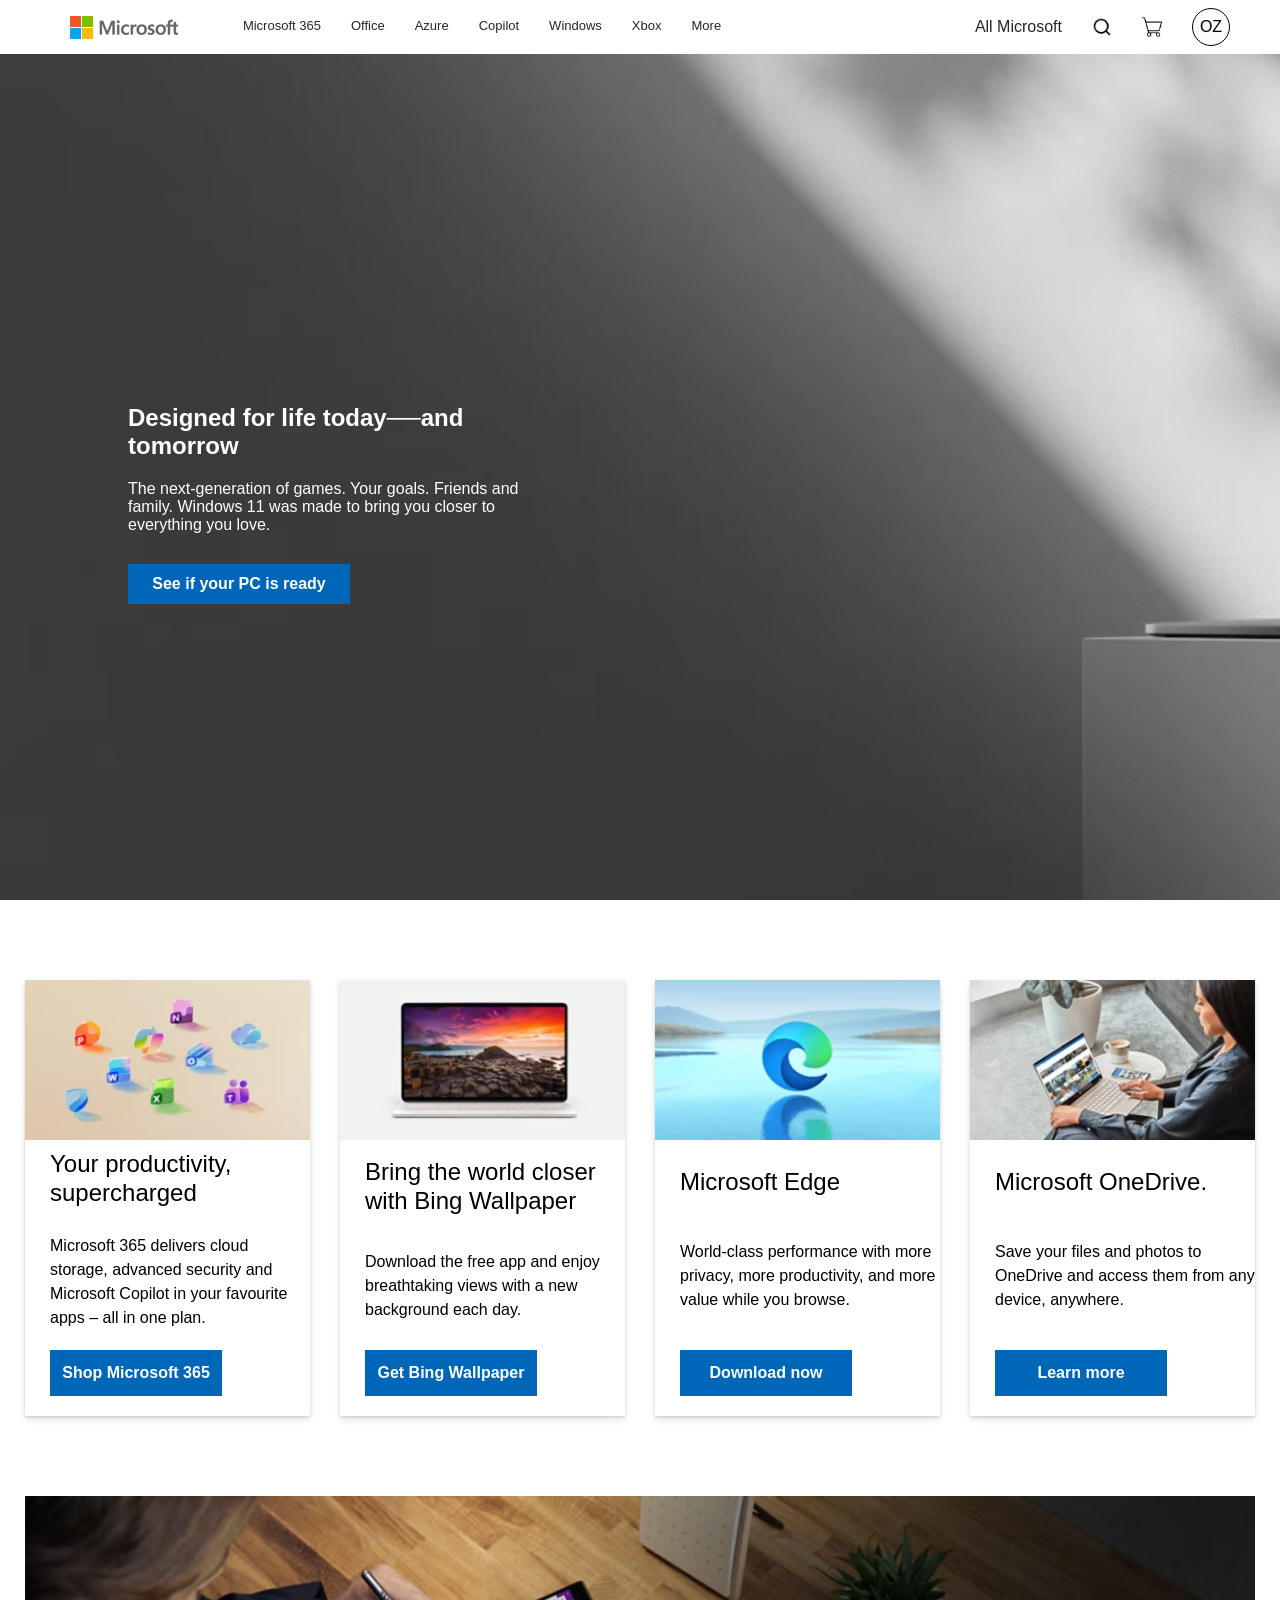
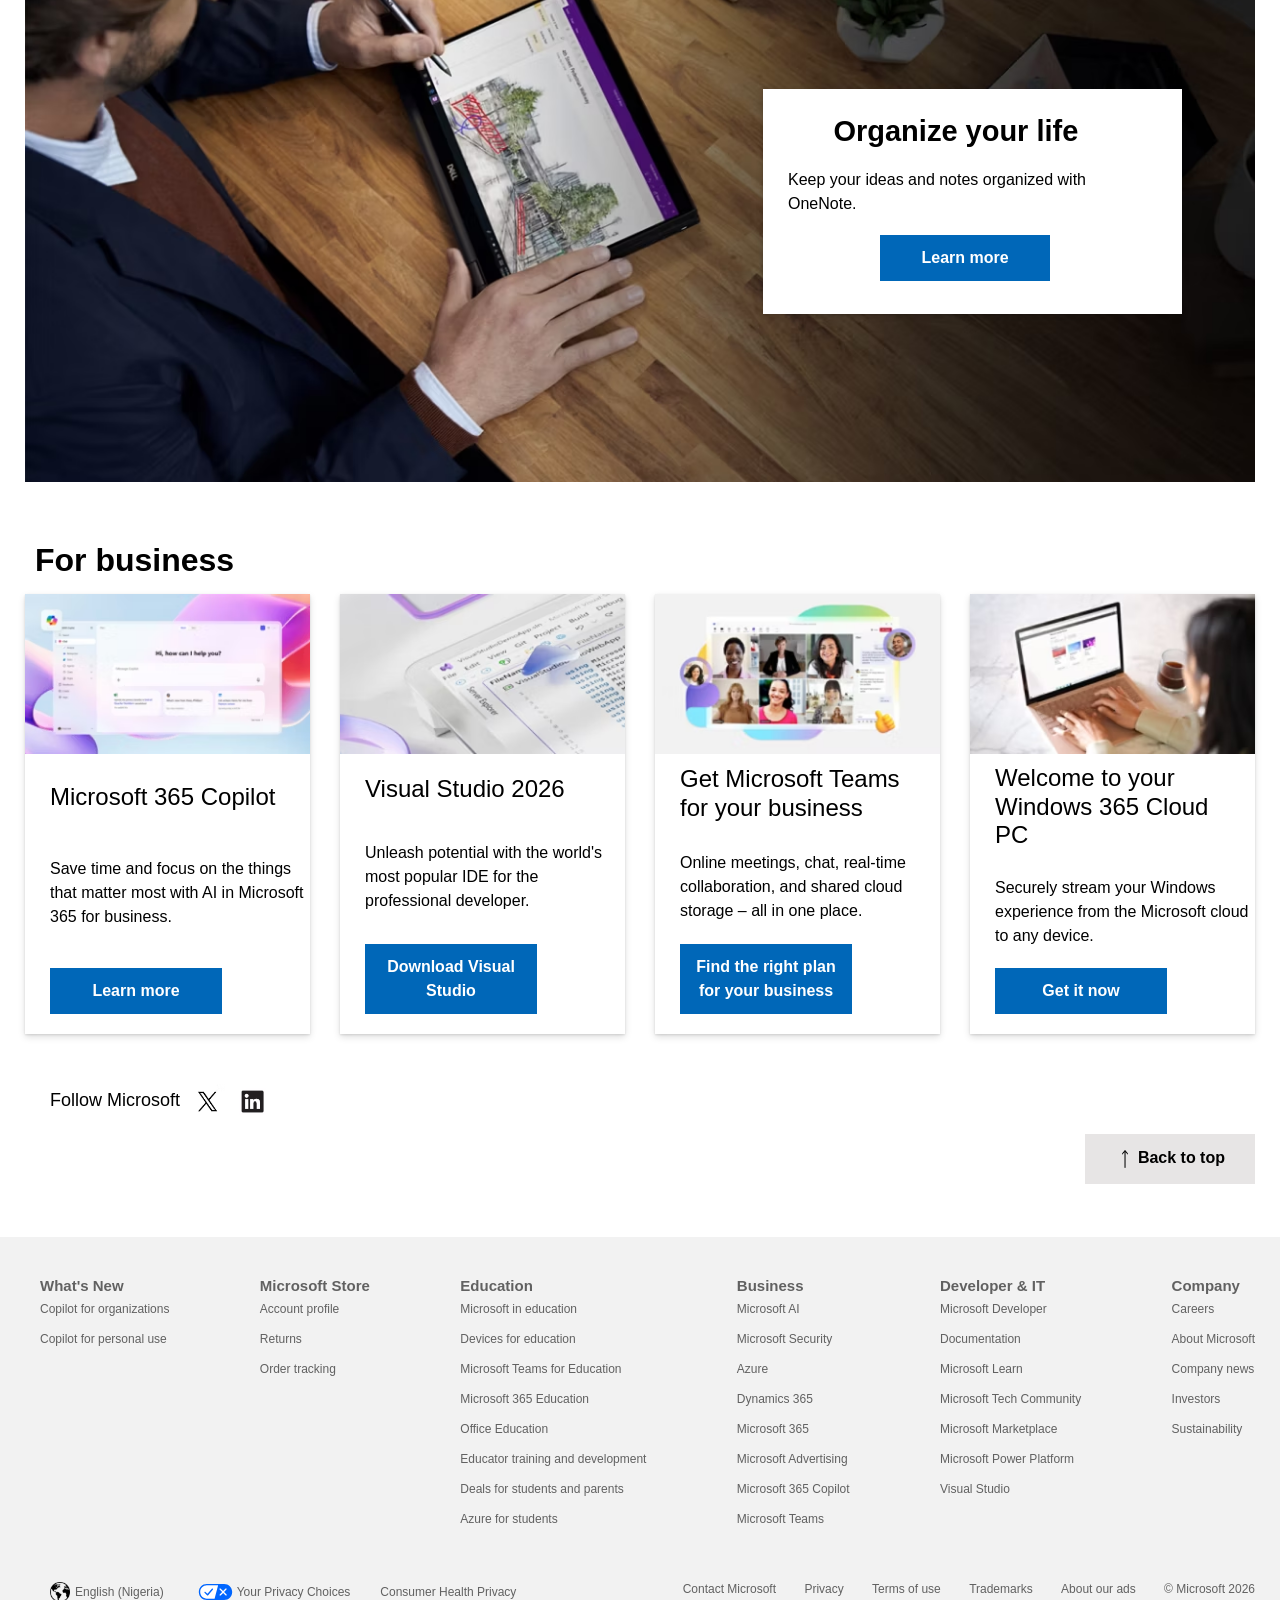
<file: index.html>
<!DOCTYPE html>
<html lang="en">

<head>
    <meta charset="utf-8" />
    <title id="Tm">Microsoft-Project</title>
    <link rel="stylesheet" href=micro.css>
    <meta name="viewport" content="width=device-width, initial-scale=1.0">
</head>

<body>
    <div id="hero-section">
        <div id="section-container">
            <section id="lhs">
                <div id="micro_png">
                    <img src="images/microsoft-logo.png" />
                    <span>Microsoft</span>
                </div>
                <div />
                <ul id="lhs-list">
                    <li><a class="lhs-list-a" href="#">Microsoft 365</a></li>
                    <li><a class="lhs-list-a" href="#">Office</a></li>
                    <li><a class="lhs-list-a" href="#">Azure</a></li>
                    <li><a class="lhs-list-a" href="#">Copilot</a></li>
                    <li><a class="lhs-list-a" href="#">Windows</a></li>
                    <li><a class="lhs-list-a" href="#">Xbox</a></li>
                    <li><a class="lhs-list-a" href="#">More</a></li>
                </ul>

            </section>

            <section id="rhs">
                <div id="r-list">
                    <div id="nav">
                        <a href="#" class="rhs-list-a" id="toggle">
                            <h9>All Microsoft</h9>

                        </a>
                    </div>

                    <div id="child">
                        <div id="roles-container">
                            <div class="roles">
                                <p class="paragraph">Software</p>
                                <ul class="roles-ul">
                                    <li class="roles-ul-li-1">Windows Apps</li>
                                    <li class="roles-ul-li-1">OneDrive</li>
                                    <li class="roles-ul-li-1">Outlook</li>
                                    <li class="roles-ul-li-1">Moving from Skype to Teams</li>
                                    <li class="roles-ul-li-1"> OneNote</li>
                                    <li class="roles-ul-li-1">Microsoft Teams</li>

                                </ul>
                            </div>


                            <div class=" roles">
                                <p class="paragraph">PCs & Devices</p>
                                <ul class="roles-ul">
                                    <li class="roles-ul-li-2">Accessories</li>
                                </ul>
                            </div>



                            <div class=" roles">
                                <p class="paragraph">Entertainment</p>
                            </div>

                            <div class="roles">
                                <p class="paragraph">Business</p>
                                <ul class="roles-ul">
                                    <li class="roles-ul-li-3"> Microsoft AI </li>
                                    <li class="roles-ul-li-3"> Microsoft Security </li>
                                    <li class="roles-ul-li-3"> Azure </li>
                                    <li class="roles-ul-li-3"> Dynamics 365 </li>
                                    <li class="roles-ul-li-3"> Microsoft 365 for business</li>
                                    <li class="roles-ul-li-3"> Microsoft Power Platform </li>
                                    <li class="roles-ul-li-3">Windows 365</li>
                                    <li class="roles-ul-li-3">DIgital Sovereignty</li>
                                </ul>
                            </div>

                            <div class=" roles">
                                <p class="paragraph">Developer & IT</p>
                                <ul class="roles-ul">
                                    <li class="roles-ul-li-4">Microsoft Developer</li>
                                    <li class="roles-ul-li-4">Microsoft Learn</li>
                                    <li class="roles-ul-li-4">Support for AI</li>
                                    <li class="roles-ul-li-4">marketplace apps</li>
                                    <li class="roles-ul-li-4">Microsoft Tech Community</li>
                                    <li class="roles-ul-li-4">Microsoft Marketplace</li>
                                    <li class="roles-ul-li-4">Software companies</li>
                                    <li class="roles-ul-li-4">Visual Studio</li>
                                </ul>
                            </div>

                            <div class=" roles">
                                <p class="paragraph">Other</p>
                                <ul class="roles-ul">
                                    <li class="roles-ul-li-5">Free downloads & security</li>
                                    <li class="roles-ul-li-5">Education</li>
                                    <li class="roles-ul-li-5">Gift cards</li>
                                </ul>
                            </div>

                        </div>
                        <div id="roles-footer">View Sitemap</div>
                    </div>
                </div>
                <img class="icon" src="images\search.png">
                <img class="icon" src="images\shopping-cart.png">

                <div id="profile">OZ</div>

            </section>


        </div>

        <section id="header-mobile">

            <div id="l-list-mobile">

                <div id="toggle-mobile">
                    <div id="menu-btn">
                        <span></span>
                        <span></span>
                        <span></span>
                    </div>
                </div>

                <div id="child-mobile">
                    <div id="roles-container-mobile">
                        <ul class="roles-ul">
                            <li class="roles-ul-li-mobile">Microsoft 365</li>
                            <li class="roles-ul-li-mobile">Office</li>
                            <li class="roles-ul-li-mobile">Azure</li>
                            <li class="roles-ul-li-mobile">Copilot</li>
                            <li class="roles-ul-li-mobile">Windows</li>
                            <li class="roles-ul-li-mobile">Xbox</li>
                            <li class="roles-ul-li-mobile">Support</li>



                            <li class="chevron-menu">

                                <div class="chevron-toggle">

                                    <span>Software</span>

                                    <svg class="chevron" xmlns="http://www.w3.org/2000/svg" width="23" height="30"
                                        viewBox="0 0 24 24" fill="none" stroke="#607d8b" stroke-width="1"
                                        stroke-linecap="round" stroke-linejoin="round">
                                        <path d="M6 9l6 6l6 -6" />

                                    </svg>
                                </div>

                                <div class="chevron-child">

                                    <ul>

                                        <li>Windows Apps</li>
                                        <li>OneDrive</li>
                                        <li>Outlook</li>
                                        <li>Moving from Skype to Teams</li>
                                        <li>OneNote</li>
                                        <li>Microsoft Teams</li>

                                    </ul>

                                </div>

                            </li>

                            <li class="chevron-menu">

                                <div class="chevron-toggle">

                                    <span>PCs & Devices</span>

                                    <svg class="chevron" xmlns="http://www.w3.org/2000/svg" width="23" height="30"
                                        viewBox="0 0 24 24" fill="none" stroke="#607d8b" stroke-width="1"
                                        stroke-linecap="round" stroke-linejoin="round">

                                        <path d="M6 9l6 6l6 -6" />

                                    </svg>

                                </div>

                                <div class="chevron-child">

                                    <ul>

                                        <li>Accessories</li>

                                    </ul>

                                </div>

                            </li>
                            <li class="chevron-menu">

                                <div class="chevron-toggle">

                                    <span>Entertainment</span>

                                    <svg class="chevron" xmlns="http://www.w3.org/2000/svg" width="23" height="30"
                                        viewBox="0 0 24 24" fill="none" stroke="#607d8b" stroke-width="1"
                                        stroke-linecap="round" stroke-linejoin="round">
                                        <path d="M6 9l6 6l6 -6" />

                                    </svg>
                                </div>

                                <div class="chevron-child">

                                    <ul>
                                        <li></li>
                                    </ul>

                                </div>

                            </li>

                            <li class="chevron-menu">

                                <div class="chevron-toggle">

                                    <span>Business</span>

                                    <svg class="chevron" xmlns="http://www.w3.org/2000/svg" width="23" height="30"
                                        viewBox="0 0 24 24" fill="none" stroke="#607d8b" stroke-width="1"
                                        stroke-linecap="round" stroke-linejoin="round">

                                        <path d="M6 9l6 6l6 -6" />

                                    </svg>

                                </div>

                                <div class="chevron-child">

                                    <ul>
                                        <li>Microsoft AI</li>
                                        <li>Microsoft Security</li>
                                        <li>Azure</li>
                                        <li>Dynamics 365</li>
                                        <li>Microsoft 365 for business</li>
                                        <li>Microsoft Power Platform</li>
                                        <li>Windows 365</li>
                                        <li>Digital Sovereignty</li>
                                    </ul>

                                </div>

                            </li>
                            <li class="chevron-menu">

                                <div class="chevron-toggle">

                                    <span>Developer & IT</span>

                                    <svg class="chevron" xmlns="http://www.w3.org/2000/svg" width="23" height="30"
                                        viewBox="0 0 24 24" fill="none" stroke="#607d8b" stroke-width="1"
                                        stroke-linecap="round" stroke-linejoin="round">
                                        <path d="M6 9l6 6l6 -6" />

                                    </svg>
                                </div>

                                <div class="chevron-child">

                                    <ul>

                                        <li> Microsoft Developer</li>
                                        <li>Microsoft Learn</li>
                                        <li>Support for AI marketplace apps</li>
                                        <li>Microsoft Tech Community</li>
                                        <li>Microsoft Marketplace</li>
                                        <li>Software companies</li>
                                        <li>Visual Studio</li>
                                    </ul>

                                </div>

                            </li>

                            <li class="chevron-menu">

                                <div class="chevron-toggle">

                                    <span>Other</span>

                                    <svg class="chevron" xmlns="http://www.w3.org/2000/svg" width="23" height="30"
                                        viewBox="0 0 24 24" fill="none" stroke="#607d8b" stroke-width="1"
                                        stroke-linecap="round" stroke-linejoin="round">

                                        <path d="M6 9l6 6l6 -6" />

                                    </svg>

                                </div>

                                <div class="chevron-child">

                                    <ul>
                                        <li>Free downloads & security</li>
                                        <li>Education</li>
                                        <li>Gift cards</li>
                                    </ul>

                                </div>

                            </li>



                            <li class="roles-ul-li-mobile">View Sitemap</li>
                        </ul>

                    </div>
                </div>

                <div id="search-mobile-container">
                    <img id="search-mobile-image" src="images\search (1).png">
                </div>
            </div>



            <diV id="micro-mobile-container">
                <img id="micro-png-mobile"
                    src="images\microsoft-logo.png" />
                <!-- <span>Microsoft</span> -->
            </diV>
            <div id="r-list-mobile">
                <diV id="cart-mobile-container">
                    <img id="cart-mobile-image" src="images\shopping-cart (5).png">
                </diV>

                <diV id="profile-mobile">DB</diV>
            </div>

        </section>

        <section id="main-P">

            <div id="my-Tp">


                <h1>Designed for life today──and<br> tomorrow</h1>
            </div>
            </header>
            <div id="my-paragraph">
                <p>The next-generation of games. Your goals.
                    Friends and <br>family. Windows 11 was made
                    to bring you closer to <br>everything you love.
                </p>
            </div>

            <div id="contain">
                <p>See if your PC is ready</p>
            </div>
        </section>
    </div>
    <section id="second-mobile">


        <div id="main-Tp-mobile">
            <h2 id="component-heading-mobile">Designed for life today─and tomorrow</h2>

            </header>
            <div id="my-paragraph-mobile">
                <p>The next-generation of games. Your goals.
                    Friends and family. Windows 11 was made
                    to bring you closer to everything you love.
                </p>
            </div>

            <div id="card-button-mobile">
                <p>See if your PC is ready</p>
            </div>
        </div>
    </section>
    <div id="hero-mobile">


        <div id="third-mobile">
            <div class="microsoft-card-mobile">
                <img src="images\Content-Card-M365-Icon-Bounce-Premium.avif ">
                <h3 class="component-heading-mobile">
                    Your productivity, supercharged
                </h3>
                <div class="card-body-mobile">
                    Microsoft 365 delivers cloud storage, advanced security and Microsoft Copilot in your favourite apps
                    –
                    all in one plan.
                </div>

                <p class="card-button-mobile">Shop Microsoft 365</p>

            </div>
            <!-- <img src="../../Downloads/Highlight-Hero-Windows11-GlobalLaunch_VP4-1399x600.avif">; -->


            <div class="microsoft-card-mobile">
                <img src="images\Content-Card-Bing-Wallpaper-Giants-Causeway.avif" />
                <h3 class="component-heading-mobile">
                    Bring the world closer with Bing Wallpaper
                </h3>
                <div class="card-body-mobile">
                    Download the free app and enjoy breathtaking views with a new background each day.
                </div>


                <p class="card-button-mobile">Get Bing Wallpaper</p>

            </div>


            <div class="microsoft-card-mobile">
                <img src="images\gldn-MSFT-CP-Edge.avif" />
                <h3 class="component-heading-mobile">
                    Microsoft Edge
                </h3>
                <div class="card-body-mobile">
                    World-class performance with more privacy, more productivity, and more value while you browse.</div>


                <p class="card-button-mobile">Download now</p>

            </div>

            <div class="microsoft-card-mobile">
                <img src="images\gldn-Soft-CP-OneDriveCampaignRefresh-2.avif" />
                <h3 class="component-heading-mobile">
                    Microsoft OneDrive.
                </h3>
                <div class="card-body-mobile">
                    Save your files and photos to OneDrive and access them from any device, anywhere.
                </div>

                <p class="card-button-mobile">Learn more</p>
            </div>

        </div>


        <section id="tab-section1">


            <div id="first-tab-section">
                <div class="microsoft-card-tab">
                    <img src="images\Content-Card-M365-Icon-Bounce-Premium.avif ">
                    <h3 class="component-heading-tab">
                        Your productivity, supercharged
                    </h3>
                    <div class="card-body-tab">
                        Microsoft 365 delivers cloud storage, advanced security and Microsoft Copilot in your favourite
                        apps
                        –
                        all in one plan.
                    </div>

                    <p class="card-button-tab">Shop Microsoft 365</p>

                </div>

                <div class="microsoft-card-tab">
                    <img
                        src="images\Content-Card-Bing-Wallpaper-Giants-Causeway.avif" />
                    <h3 class="component-heading-tab">
                        Bring the world closer with Bing Wallpaper
                    </h3>
                    <div class="card-body-tab">
                        Download the free app and enjoy breathtaking views with a new background each day.
                    </div>


                    <p class="card-button-tab">Get Bing Wallpaper</p>

                </div>
            </div>

            <div id="second-tab-section">

                <div class="microsoft-card-tab">
                    <img src="images\gldn-MSFT-CP-Edge.avif" />
                    <h3 class="component-heading-tab">
                        Microsoft Edge
                    </h3>
                    <div class="card-body-tab">
                        World-class performance with more privacy, more productivity, and more value while you browse.
                    </div>


                    <p class="card-button-tab">Download now</p>

                </div>

                <div class="microsoft-card-tab">
                    <img src="images\gldn-Soft-CP-OneDriveCampaignRefresh-2.avif" />
                    <h3 class="component-heading-tab">
                        Microsoft OneDrive.
                    </h3>
                    <div class="card-body-tab">
                        Save your files and photos to OneDrive and access them from any device, anywhere.
                    </div>

                    <p class="card-button-tab">Learn more</p>
                </div>

            </div>

            <div id="third-tab-section">
                <div id="microsoft-card-tab">
                    <img src="images\Highlight-PC-SMB-OneNote_VP4-1260x600.avif" />

                    <h1 id="component-heading-tab">
                        Ready to organize your life?
                    </h1>
                    <div id="card-body-tab">
                        Keep your ideas and notes organized with <br> OneNote.
                    </div>

                    <p id="card-button-tab">Learn more</p>
                </div>
            </div>
            <div id="fourth-tab-section">
                <h1>For business</h1>
            </div>



            <div id="fifth-tab-section">
                <div class="microsoft-card-tab">
                    <img src="images\Content-Card-Microsoft-365-Copilot-COMMR-0625.avif" />
                    <h2 class="component-heading-tab">
                        Microsoft 365 Copilot
                    </h2>
                    <div class="card-body-tab">
                        Save time and focus on the things that matter most with AI in Microsoft 365 for business.
                    </div>

                    <p class="card-button-tab">Learn more</p>

                </div>

                <div class="microsoft-card-tab">
                    <img src="images\Content-Card-Visual-Studio-2026-Screen-Closeup.avif" />
                    <h2 class="component-heading-tab">
                        Visual Studio 2026
                    </h2>
                    <div class="card-body-tab">
                        Unleash potential with the world's most popular IDE for the professional developer.
                    </div>
                    <p class="card-button-tab">Download Visual Studio</p>

                </div>
            </div>
            <div id="sixth-tab-section">
                <div class="microsoft-card-tab">
                    <img src="images\Content-Card-Microsoft-Teams-Commercial-Meeting.avif" />
                    <h2 class="component-heading-tab">
                        Get Microsoft Teams for your business
                    </h2>
                    <div class="card-body-tab">
                        Online meetings, chat, real-time collaboration, and shared cloud storage – all in one place.
                    </div>
                    <p class="card-button-tab">Find the right plan for your business</p>
                </div>

                <div class="microsoft-card-tab">
                    <img src="images\JIC-DPS-CP01.avif" />
                    <h2 class="component-heading-tab">
                        Welcome to your Windows 365 Cloud PC</h2>
                    <div class="card-body-tab">
                        Securely stream your Windows experience from the Microsoft cloud to any device.
                    </div>
                    <p class="card-button-tab">Get it now</p>

                </div>

            </div>

        </section>

        <div id="second-section">
            <div class="microsoft-card">
                <img class="microsoft-cd-img" src="images\Content-Card-M365-Icon-Bounce-Premium.avif ">
                <h2 class="component-heading">
                    Your productivity, supercharged
                </h2>
                <div class="card-body">
                    Microsoft 365 delivers cloud storage, advanced security and Microsoft Copilot in your favourite apps
                    –
                    all in one plan.
                </div>

                <p class="card-button">Shop Microsoft 365</p>

            </div>
            <!-- <img class="microsoft-cd-img" src="../../Downloads/Highlight-Hero-Windows11-GlobalLaunch_VP4-1399x600.avif">; -->


            <div class="microsoft-card">
                <img class="microsoft-cd-img" src="images\Content-Card-Bing-Wallpaper-Giants-Causeway.avif" />
                <h2 class="component-heading">
                    Bring the world closer with Bing Wallpaper
                </h2>
                <div class="card-body">
                    Download the free app and enjoy breathtaking views with a new background each day.
                </div>


                <p class="card-button">Get Bing Wallpaper</p>

            </div>


            <div class="microsoft-card">
                <img class="microsoft-cd-img" src="images\gldn-MSFT-CP-Edge.avif" />
                <h2 class="component-heading">
                    Microsoft Edge
                </h2>
                <div class="card-body">
                    World-class performance with more privacy, more productivity, and more value while you browse.</div>


                <p class="card-button">Download now</p>

            </div>

            <div class="microsoft-card">
                <img class="microsoft-cd-img" src="images\gldn-Soft-CP-OneDriveCampaignRefresh-2.avif" />
                <h2 class="component-heading">
                    Microsoft OneDrive.
                </h2>
                <div class="card-body">
                    Save your files and photos to OneDrive and access them from any device, anywhere.
                </div>

                <p class="card-button">Learn more</p>
            </div>

        </div>

        <div id="fourth-mobile">
            <div id="microsoft-card-mobile2">
                <img src="images\Highlight-PC-SMB-OneNote_VP4-1260x600.avif" />

                <h1 id="component-heading-mobile2">
                    Organize your life
                </h1>
                <div id="card-body-mobile2">
                    Keep your ideas and notes organized with <br> OneNote.
                </div>

                <p id="card-button-mobile2">Learn more</p>
            </div>
        </div>



        <div id="third-section">
            <img id="third-img" src="images\Highlight-PC-SMB-OneNote_VP4-1260x600.avif" />
            <div id="third-card">
                <h1 id="component-heading2">
                    Organize your life
                </h1>
                <div id="card-body">
                    Keep your ideas and notes organized with OneNote.
                </div>

                <p id="third-card-btn">Learn more</p>
            </div>

        </div>

        <div id="business">
            <h1>For business </h1>
        </div>



        <div id="fifth-mobile">
            <div class="microsoft-card-mobile">
                <img src="images\Content-Card-Microsoft-365-Copilot-COMMR-0625.avif" />
                <h2 class="component-heading-mobile">
                    Microsoft 365 Copilot
                </h2>
                <div class="card-body-mobile">
                    Save time and focus on the things that matter most with AI in Microsoft 365 for business.
                </div>

                <p class="card-button-mobile">Learn more</p>

            </div>

            <div class="microsoft-card-mobile">
                <img src="images\Content-Card-Visual-Studio-2026-Screen-Closeup.avif" />
                <h2 class="component-heading-mobile">
                    Visual Studio 2026
                </h2>
                <div class="card-body-mobile">
                    Unleash potential with the world's most popular IDE for the professional developer.
                </div>
                <p class="card-button-mobile">Download Visual Studio</p>

            </div>

            <div class="microsoft-card-mobile">
                <img src="images\Content-Card-Microsoft-Teams-Commercial-Meeting.avif" />
                <h2 class="component-heading-mobile">
                    Get Microsoft Teams for your business
                </h2>
                <div class="card-body-mobile">
                    Online meetings, chat, real-time collaboration, and shared cloud storage – all in one place.</div>
                <p class="card-button-mobile">Find the right plan for your business</p>
            </div>

            <div class="microsoft-card-mobile">
                <img src="images\JIC-DPS-CP01.avif" />
                <h2 class="component-heading-mobile">
                    Welcome to your Windows 365 Cloud PC</h2>
                <div class="card-body-mobile">
                    Securely stream your Windows experience from the Microsoft cloud to any device.
                </div>
                <p class="card-button-mobile">Get it now</p>

            </div>

        </div>

        <div id="fourth-section">
            <div class="microsoft-card">
                <img  class="microsoft-cd-img" src="images\Content-Card-Microsoft-365-Copilot-COMMR-0625.avif" />
                <h2 class="component-heading">
                    Microsoft 365 Copilot
                </h2>
                <div class="card-body">
                    Save time and focus on the things that matter most with AI in Microsoft 365 for business.
                </div>

                <p class="card-button">Learn more</p>

            </div>

            <div class="microsoft-card">
                <img  class="microsoft-cd-img" src="images\Content-Card-Visual-Studio-2026-Screen-Closeup.avif" />
                <h2 class="component-heading">
                    Visual Studio 2026
                </h2>
                <div class="card-body">
                    Unleash potential with the world's most popular IDE for the professional developer.
                </div>
                <p class="card-button">Download Visual Studio</p>

            </div>

            <div class="microsoft-card">
                <img  class="microsoft-cd-img" src="images\Content-Card-Microsoft-Teams-Commercial-Meeting.avif" />
                <h2 class="component-heading">
                    Get Microsoft Teams for your business
                </h2>
                <div class="card-body">
                    Online meetings, chat, real-time collaboration, and shared cloud storage – all in one place.</div>
                <p class="card-button">Find the right plan for your business</p>
            </div>

            <div class="microsoft-card">
                <img  class="microsoft-cd-img" src="images\JIC-DPS-CP01.avif" />
                <h2 class="component-heading">
                    Welcome to your Windows 365 Cloud PC</h2>
                <div class="card-body">
                    Securely stream your Windows experience from the Microsoft cloud to any device.
                </div>
                <p class="card-button">Get it now</p>

            </div>
        </div>
        <div id="social-follow-mobile">

            <div style="display:flex;   max-width:100%; height: 35px;">
                <h2 id="base-link-mobile">Follow Microsoft</h2>
                <a href="https://twitter.com/MicrosoftNG" style="display:flex; margin-top: 5px;margin-left:2px; width:35px; height: 35px;"><img
                        src="images\icon-MSCOM-X-64x64.avif"></a>
                <a href="https://www.linkedin.com/company/microsoft"
                    style="display:flex;   width:35px; height: 35px; margin-top: 5px; margin-left:2px;"><img
                        src="images\Linkedin 2x.avif"></a>

            </div>

            <div id="back-to-top-mobile">
                <a href="#hero-section" id="link-mobile"><img
                        style="display:flex; height:20px;margin-right: 3px;margin-left:0px;"
                        src="images\up-arrow.png">Back to top</a>
            </div>
        </div>


        <div id="social-follow">

            <div style="display:flex; flex-direction: row;margin-bottom: 34px;">
                <h2 id="base-link">Follow Microsoft</h2>
                <a href="https://twitter.com/MicrosoftNG"
                    style="display:flex;   width:35px; height: 35px; margin-left: 10px;margin-bottom: 34px;"><img
                        src="images\icon-MSCOM-X-64x64.avif"></a>
                <a href="https://www.linkedin.com/company/microsoft"
                    style="display:flex;   width:35px; height: 35px; margin-left: 10px;margin-bottom: 34px;"><img
                        src="images\Linkedin 2x.avif"></a>

            </div>

            <div id="back-to-top">
                <a href="#hero-section" id="link"><img
                        style="display:flex; height:20px;margin-right: 3px;margin-left:0px;"
                        src="images\up-arrow.png">Back to top</a>
            </div>
        </div>
    </div>
    <section id="sixth-section-mobile">
        <div id="sixth-wrapper-mobile">

            <div class="footer-li-mobile">
                <p class="footer-paragraph-mobile">What's New</p>
                <ul class="footer-ul-mobile">
                    <li class="footer-ul-li-mobile">Copilot for organizations</li>
                    <li class="footer-ul-li-mobile">Copilot for personal use</li>
                </ul>
            </div>

            <div class="footer-li-mobile">
                <p class="footer-paragraph-mobile">Microsoft Store</p>
                <ul class="footer-ul-mobile">
                    <li class="footer-ul-li-mobile">Account profile</li>
                    <li class="footer-ul-li-mobile">Returns</li>
                    <li class="footer-ul-li-mobile">Order tracking</li>
                </ul>
            </div>
            <div class="footer-li-mobile">
                <p class="footer-paragraph-mobile">Education</p>
                <ul class="footer-ul-mobile">
                    <li class="footer-ul-li-mobile">Microsoft in education</li>
                    <li class="footer-ul-li-mobile">Devices for education</li>
                    <li class="footer-ul-li-mobile">Microsoft Teams for Education</li>
                    <li class="footer-ul-li-mobile">Microsoft 365 Education</li>
                    <li class="footer-ul-li-mobile">Office Education</li>
                    <li class="footer-ul-li-mobile">Educator training and development</li>
                    <li class="footer-ul-li-mobile">Deals for students and parents</li>
                    <li class="footer-ul-li-mobile">Azure for students</li>
                </ul>
            </div>
            <div class="footer-li-mobile">
                <p class="footer-paragraph-mobile">Business</p>
                <ul class="footer-ul-mobile">
                    <li class="footer-ul-li-mobile"> Microsoft AI</li>
                    <li class="footer-ul-li-mobile"> Microsoft Security</li>
                    <li class="footer-ul-li-mobile">Azure</li>
                    <li class="footer-ul-li-mobile">Dynamics 365</li>
                    <li class="footer-ul-li-mobile">Microsoft 365</li>
                    <li class="footer-ul-li-mobile"> Microsoft Advertising</li>
                    <li class="footer-ul-li-mobile">Microsoft 365 Copilot</li>
                    <li class="footer-ul-li-mobile">Microsoft Teams</li>
                </ul>
            </div>
            <div class="footer-li-mobile">
                <p class="footer-paragraph-mobile">Developer & IT</p>
                <ul class="footer-ul-mobile">
                    <li class="footer-ul-li-mobile">Microsoft Developer</li>
                    <li class="footer-ul-li-mobile">Documentation</li>
                    <li class="footer-ul-li-mobile">Microsoft Learn</li>
                    <li class="footer-ul-li-mobile">Microsoft Tech Community</li>
                    <li class="footer-ul-li-mobile">Microsoft Marketplace</li>
                    <li class="footer-ul-li-mobile">Microsoft Power Platform</li>
                    <li class="footer-ul-li-mobile">Visual Studio</li>
                </ul>
            </div>
            <div class="footer-li-mobile">
                <p class="footer-paragraph-mobile">Company</p>
                <ul class="footer-ul-mobile">
                    <li class="footer-ul-li-mobile">Careers</li>
                    <li class="footer-ul-li-mobile">About Microsoft</li>
                    <li class="footer-ul-li-mobile">Company news</li>
                    <li class="footer-ul-li-mobile">Investors</li>
                    <li class="footer-ul-li-mobile">Sustainability</li>

                </ul>
            </div>
        </div>
        <div id="main-footer-mobile">
            <div id="left-footer-group-mobile">
                <div class="specific-spacing">
                    <div> <img style="display:flex; width:20px; margin-right:5px;"
                            src="images\earth.png"></div>
                    <div class="ng-hover-mobile" style="display:flex; margin-top: 3px;">English (Nigeria)</div>
                </div>
                <div class="specific-spacing">
                    <div class="left-footer-mobile"><svg role="img" xmlns="http://www.w3.org/2000/svg"
                            viewBox="0 0 30 14" xml:space="preserve" height="16" width="43">
                            <title>Your Privacy Choices Opt-Out Icon</title>
                            <path d="M7.4 12.8h6.8l3.1-11.6H7.4C4.2 1.2 1.6 3.8 1.6 7s2.6 5.8 5.8 5.8z"
                                style="fill-rule:evenodd;clip-rule:evenodd;fill:#fff"></path>
                            <path
                                d="M22.6 0H7.4c-3.9 0-7 3.1-7 7s3.1 7 7 7h15.2c3.9 0 7-3.1 7-7s-3.2-7-7-7zm-21 7c0-3.2 2.6-5.8 5.8-5.8h9.9l-3.1 11.6H7.4c-3.2 0-5.8-2.6-5.8-5.8z"
                                style="fill-rule:evenodd;clip-rule:evenodd;fill:#06f"></path>
                            <path
                                d="M24.6 4c.2.2.2.6 0 .8L22.5 7l2.2 2.2c.2.2.2.6 0 .8-.2.2-.6.2-.8 0l-2.2-2.2-2.2 2.2c-.2.2-.6.2-.8 0-.2-.2-.2-.6 0-.8L20.8 7l-2.2-2.2c-.2-.2-.2-.6 0-.8.2-.2.6-.2.8 0l2.2 2.2L23.8 4c.2-.2.6-.2.8 0z"
                                style="fill:#fff"></path>
                            <path
                                d="M12.7 4.1c.2.2.3.6.1.8L8.6 9.8c-.1.1-.2.2-.3.2-.2.1-.5.1-.7-.1L5.4 7.7c-.2-.2-.2-.6 0-.8.2-.2.6-.2.8 0L8 8.6l3.8-4.5c.2-.2.6-.2.9 0z"
                                style="fill:#06f"></path>
                        </svg></div>
                    <div class="ng-hover-mobile" style="display:flex; margin-top: 10px;">Your Privacy Choices</div>
                </div>

                <div style="display:flex; margin-top: 3px;" class="left-footer-mobile">Consumer Health Privacy</div>
            </div>

            <div id="right-footer-group-mobile">
                <span class="right-footer-mobile">Contact Microsoft</span>
                <span class="right-footer-mobile">Privacy</span>
                <span class="right-footer-mobile">Terms of use</span>
                <span class="right-footer-mobile">Trademarks</span><br>
                <span class="right-footer-mobile"> About our ads</span>
                <span id="copyright-mobile"> © Microsoft 2026</span>
            </div>

        </div>


    </section>



    <section id="tab-section2">
        <div id="seventh-tab-section1">

            <div class="footer-li-tab">
                <p class="footer-paragraph-tab">What's New</p>
                <ul class="footer-ul-tab">
                    <li class="footer-ul-li-tab">Copilot for organizations</li>
                    <li class="footer-ul-li-tab">Copilot for personal use</li>
                </ul>
            </div>

            <div class="footer-li-tab">
                <p class="footer-paragraph-tab">Microsoft Store</p>
                <ul class="footer-ul-tab">
                    <li class="footer-ul-li-tab">Account profile</li>
                    <li class="footer-ul-li-tab">Returns</li>
                    <li class="footer-ul-li-tab">Order tracking</li>
                </ul>
            </div>
            <div class="footer-li-tab">
                <p class="footer-paragraph-tab">Education</p>
                <ul class="footer-ul-tab">
                    <li class="footer-ul-li-tab">Microsoft in education</li>
                    <li class="footer-ul-li-tab">Devices for education</li>
                    <li class="footer-ul-li-tab">Microsoft Teams for Education</li>
                    <li class="footer-ul-li-tab">Microsoft 365 Education</li>
                    <li class="footer-ul-li-tab">Office Education</li>
                    <li class="footer-ul-li-tab">Educator training and development</li>
                    <li class="footer-ul-li-tab">Deals for students and parents</li>
                    <li class="footer-ul-li-tab">Azure for students</li>
                </ul>
            </div>
        </div>
        <div id="seventh-tab-section2">
            <div class="footer-li-tab">
                <p class="footer-paragraph-tab">Business</p>
                <ul class="footer-ul-tab">
                    <li class="footer-ul-li-tab"> Microsoft AI</li>
                    <li class="footer-ul-li-tab"> Microsoft Security</li>
                    <li class="footer-ul-li-tab">Azure</li>
                    <li class="footer-ul-li-tab">Dynamics 365</li>
                    <li class="footer-ul-li-tab">Microsoft 365</li>
                    <li class="footer-ul-li-tab"> Microsoft Advertising</li>
                    <li class="footer-ul-li-tab">Microsoft 365 Copilot</li>
                    <li class="footer-ul-li-tab">Microsoft Teams</li>
                </ul>
            </div>
            <div class="footer-li-tab">
                <p class="footer-paragraph-tab">Developer & IT</p>
                <ul class="footer-ul-tab">
                    <li class="footer-ul-li-tab">Microsoft Developer</li>
                    <li class="footer-ul-li-tab">Documentation</li>
                    <li class="footer-ul-li-tab">Microsoft Learn</li>
                    <li class="footer-ul-li-tab">Microsoft Tech Community</li>
                    <li class="footer-ul-li-tab">Microsoft Marketplace</li>
                    <li class="footer-ul-li-tab">Microsoft Power Platform</li>
                    <li class="footer-ul-li-tab">Visual Studio</li>
                </ul>
            </div>
            <div class="footer-li-tab">
                <p class="footer-paragraph-tab">Company</p>
                <ul class="footer-ul-tab">
                    <li class="footer-ul-li-tab">Careers</li>
                    <li class="footer-ul-li-tab">About Microsoft</li>
                    <li class="footer-ul-li-tab">Company news</li>
                    <li class="footer-ul-li-tab">Investors</li>
                    <li class="footer-ul-li-tab">Sustainability</li>

                </ul>
            </div>
        </div>
        <div id="main-footer-tab">
            <div id="left-footer-group-tab">

                <div> <img style="display:flex; width:20px; margin-right:5px;"
                        src="images\earth.png"></div>
                <div class="ng-hover-tab" style="display:flex; margin-top: 3px;">English (Nigeria)</div>


                <div class="left-footer-tab"><svg role="img" xmlns="http://www.w3.org/2000/svg" viewBox="0 0 30 14"
                        xml:space="preserve" height="16" width="43">
                        <title>Your Privacy Choices Opt-Out Icon</title>
                        <path d="M7.4 12.8h6.8l3.1-11.6H7.4C4.2 1.2 1.6 3.8 1.6 7s2.6 5.8 5.8 5.8z"
                            style="fill-rule:evenodd;clip-rule:evenodd;fill:#fff"></path>
                        <path
                            d="M22.6 0H7.4c-3.9 0-7 3.1-7 7s3.1 7 7 7h15.2c3.9 0 7-3.1 7-7s-3.2-7-7-7zm-21 7c0-3.2 2.6-5.8 5.8-5.8h9.9l-3.1 11.6H7.4c-3.2 0-5.8-2.6-5.8-5.8z"
                            style="fill-rule:evenodd;clip-rule:evenodd;fill:#06f"></path>
                        <path
                            d="M24.6 4c.2.2.2.6 0 .8L22.5 7l2.2 2.2c.2.2.2.6 0 .8-.2.2-.6.2-.8 0l-2.2-2.2-2.2 2.2c-.2.2-.6.2-.8 0-.2-.2-.2-.6 0-.8L20.8 7l-2.2-2.2c-.2-.2-.2-.6 0-.8.2-.2.6-.2.8 0l2.2 2.2L23.8 4c.2-.2.6-.2.8 0z"
                            style="fill:#fff"></path>
                        <path
                            d="M12.7 4.1c.2.2.3.6.1.8L8.6 9.8c-.1.1-.2.2-.3.2-.2.1-.5.1-.7-.1L5.4 7.7c-.2-.2-.2-.6 0-.8.2-.2.6-.2.8 0L8 8.6l3.8-4.5c.2-.2.6-.2.9 0z"
                            style="fill:#06f"></path>
                    </svg></div>
                <div class="ng-hover-tab" style="display:flex; margin-top: 4px;">Your Privacy Choices</div>


                <div style="display:flex; margin-top: 3px;" class="left-footer-tab">Consumer Health Privacy</div>
            </div>


            <div id="right-footer-group-tab">
                <span class="right-footer-tab">Contact Microsoft</span>
                <span class="right-footer-tab">Privacy</span>
                <span class="right-footer-tab">Terms of use</span>
                <span class="right-footer-tab">Trademarks</span>
                <span class="right-footer-tab"> About our ads</span>
                <span id="copyright-tab"> © Microsoft 2026</span>
            </div>

        </div>


    </section>


    <section id="fifth-section">
        <div id="fifth-wrapper">

            <div class="footer-li">
                <p class="footer-paragraph">What's New</p>
                <ul class="footer-ul">
                    <li class="footer-ul-li">Copilot for organizations</li>
                    <li class="footer-ul-li">Copilot for personal use</li>
                </ul>
            </div>

            <div class="footer-li">
                <p class="footer-paragraph">Microsoft Store</p>
                <ul class="footer-ul">
                    <li class="footer-ul-li">Account profile</li>
                    <li class="footer-ul-li">Returns</li>
                    <li class="footer-ul-li">Order tracking</li>
                </ul>
            </div>
            <div class="footer-li">
                <p class="footer-paragraph">Education</p>
                <ul class="footer-ul">
                    <li class="footer-ul-li">Microsoft in education</li>
                    <li class="footer-ul-li">Devices for education</li>
                    <li class="footer-ul-li">Microsoft Teams for Education</li>
                    <li class="footer-ul-li">Microsoft 365 Education</li>
                    <li class="footer-ul-li">Office Education</li>
                    <li class="footer-ul-li">Educator training and development</li>
                    <li class="footer-ul-li">Deals for students and parents</li>
                    <li class="footer-ul-li">Azure for students</li>
                </ul>
            </div>
            <div class="footer-li">
                <p class="footer-paragraph">Business</p>
                <ul class="footer-ul">
                    <li class="footer-ul-li"> Microsoft AI</li>
                    <li class="footer-ul-li"> Microsoft Security</li>
                    <li class="footer-ul-li">Azure</li>
                    <li class="footer-ul-li">Dynamics 365</li>
                    <li class="footer-ul-li">Microsoft 365</li>
                    <li class="footer-ul-li"> Microsoft Advertising</li>
                    <li class="footer-ul-li">Microsoft 365 Copilot</li>
                    <li class="footer-ul-li">Microsoft Teams</li>
                </ul>
            </div>
            <div class="footer-li">
                <p class="footer-paragraph">Developer & IT</p>
                <ul class="footer-ul">
                    <li class="footer-ul-li">Microsoft Developer</li>
                    <li class="footer-ul-li">Documentation</li>
                    <li class="footer-ul-li">Microsoft Learn</li>
                    <li class="footer-ul-li">Microsoft Tech Community</li>
                    <li class="footer-ul-li">Microsoft Marketplace</li>
                    <li class="footer-ul-li">Microsoft Power Platform</li>
                    <li class="footer-ul-li">Visual Studio</li>
                </ul>
            </div>
            <div class="footer-li">
                <p class="footer-paragraph">Company</p>
                <ul class="footer-ul">
                    <li class="footer-ul-li">Careers</li>
                    <li class="footer-ul-li">About Microsoft</li>
                    <li class="footer-ul-li">Company news</li>
                    <li class="footer-ul-li">Investors</li>
                    <li class="footer-ul-li">Sustainability</li>

                </ul>
            </div>
        </div>
        <div id="main-footer">
            <div id="left-footer-group">
                <div> <img style="display:flex; width:20px; margin-right:5px;"
                        src="images\earth.png"></div>
                <div class="ng-hover" style="display:flex; margin-top: 3px;">English (Nigeria)</div>
                <div class="left-footer"><svg role="img" xmlns="http://www.w3.org/2000/svg" viewBox="0 0 30 14"
                        xml:space="preserve" height="16" width="43">
                        <title>Your Privacy Choices Opt-Out Icon</title>
                        <path d="M7.4 12.8h6.8l3.1-11.6H7.4C4.2 1.2 1.6 3.8 1.6 7s2.6 5.8 5.8 5.8z"
                            style="fill-rule:evenodd;clip-rule:evenodd;fill:#fff"></path>
                        <path
                            d="M22.6 0H7.4c-3.9 0-7 3.1-7 7s3.1 7 7 7h15.2c3.9 0 7-3.1 7-7s-3.2-7-7-7zm-21 7c0-3.2 2.6-5.8 5.8-5.8h9.9l-3.1 11.6H7.4c-3.2 0-5.8-2.6-5.8-5.8z"
                            style="fill-rule:evenodd;clip-rule:evenodd;fill:#06f"></path>
                        <path
                            d="M24.6 4c.2.2.2.6 0 .8L22.5 7l2.2 2.2c.2.2.2.6 0 .8-.2.2-.6.2-.8 0l-2.2-2.2-2.2 2.2c-.2.2-.6.2-.8 0-.2-.2-.2-.6 0-.8L20.8 7l-2.2-2.2c-.2-.2-.2-.6 0-.8.2-.2.6-.2.8 0l2.2 2.2L23.8 4c.2-.2.6-.2.8 0z"
                            style="fill:#fff"></path>
                        <path
                            d="M12.7 4.1c.2.2.3.6.1.8L8.6 9.8c-.1.1-.2.2-.3.2-.2.1-.5.1-.7-.1L5.4 7.7c-.2-.2-.2-.6 0-.8.2-.2.6-.2.8 0L8 8.6l3.8-4.5c.2-.2.6-.2.9 0z"
                            style="fill:#06f"></path>
                    </svg></div>
                <div class="ng-hover" style="display:flex; margin-top: 3px;">Your Privacy Choices</div>
                <div style="display:flex; margin-top: 3px;" class="left-footer">Consumer Health Privacy</div>
            </div>

            <div id="right-footer-group">
                <span class="right-footer">Contact Microsoft</span>
                <span class="right-footer">Privacy</span>
                <span class="right-footer">Terms of use</span>
                <span class="right-footer">Trademarks</span>
                <span class="right-footer"> About our ads</span>
                <span id="copyright"> © Microsoft 2026</span>
            </div>

        </div>


    </section>





    <script src="micro.js"></script>
</body>

</html>
</file>
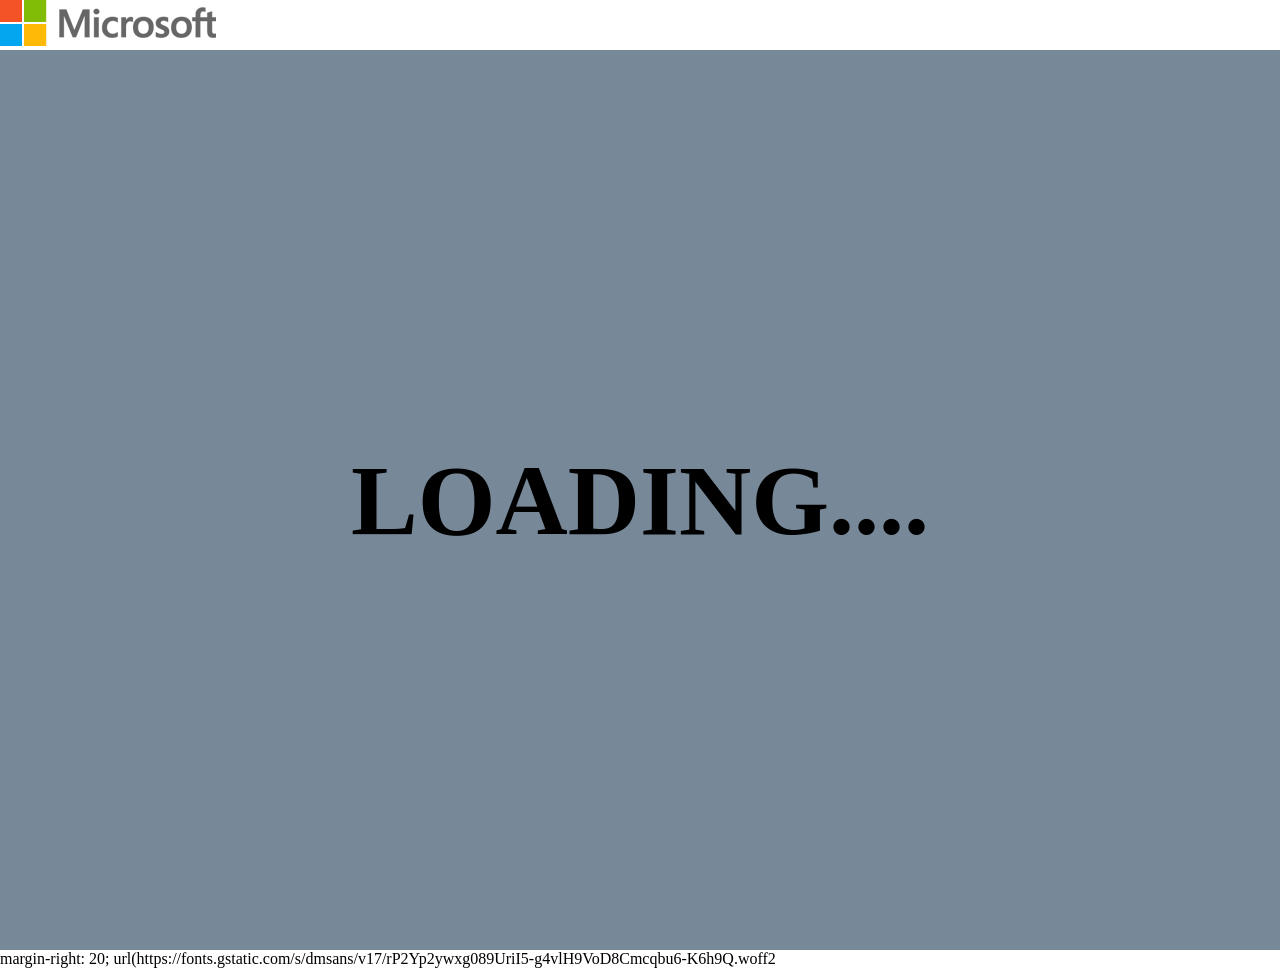
<file: blank.html>
<!DOCTYPE html>
<html lang="en">

<head>
    <meta charset="utf-8" />
    <title>Blank-Site</title>
    <link rel="stylesheet" href=blank.css>


</div>

</body>
<img src="images/microsoft-logo.png">
    <div id="name">Loading....</div>

    <script src="blank.js"></script>
</body>

</html>
margin-right: 20;
url(https://fonts.gstatic.com/s/dmsans/v17/rP2Yp2ywxg089UriI5-g4vlH9VoD8Cmcqbu6-K6h9Q.woff2
</file>
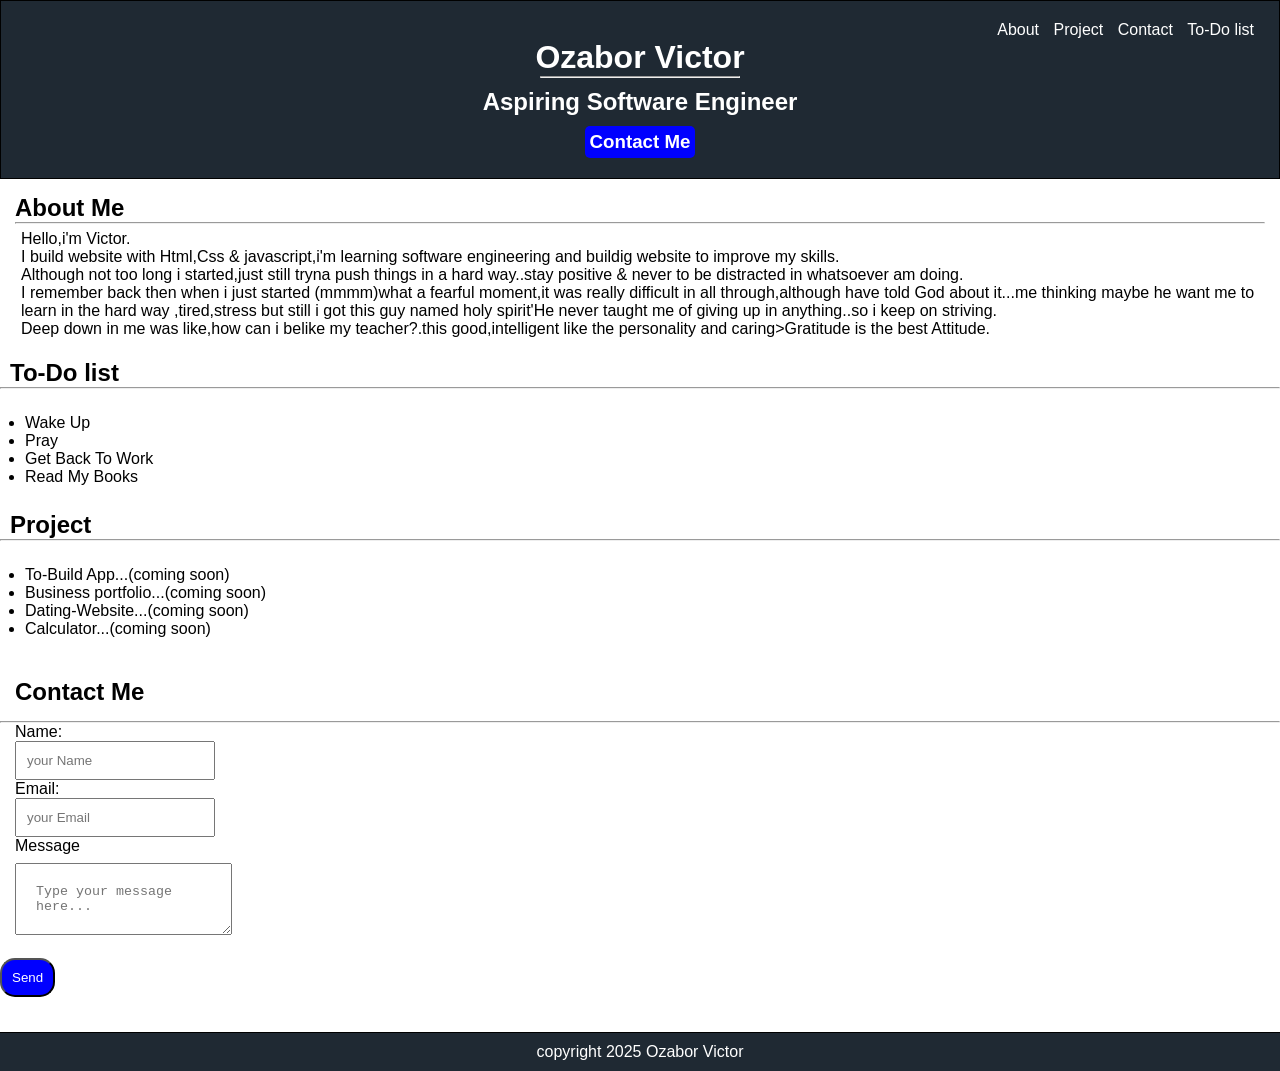
<file: index-profile.html>
<!DOCTYPE html>
<html lang="en">

<head>
  <meta charset="utf-8" />
  <title>victor</title>
  <link rel="stylesheet" href=main.css>
</head>

<body>

  <header>
    <div style="display:flex; justify-content:right;">
      <nav>
        <a href="#about" class="links">About</a>
        <a href="#project" class="links">Project</a>
        <a href="#contact" class="links">Contact</a>
        <a href="#To-Do list" class="links">To-Do list</a>
      </nav>
    </div>



    <h1>Ozabor Victor</h1>

    <div style="display: flex; justify-content: center">
      <hr style="width:200px;">
    </div>
    <h2 style="padding:10px;">Aspiring Software Engineer</h2>

    <div style="display: flex; justify-content: center;">
      <a href="mailto: ozaborvictor721@gmail.com">
        <h3 style="background-color: blue; border-radius: 5px; padding:5px; color: white;">Contact Me</h3>
      </a>
    </div>



  </header>


  <section>



    <div id="about2">
      <h2 id="about">About Me</h2>
      <hr>
      <div style="padding: 6px;">Hello,i'm Victor.

        <br /> I build website with Html,Css & javascript,i'm learning software engineering and
        buildig
        website to improve my skills.<br />
        Although not too long i started,just still tryna push things in a hard way..stay positive & never to be
        distracted in whatsoever am doing.<br />I remember back then when i just started (mmmm)what
        a fearful moment,it was really difficult in all through,although have told God about it...me thinking maybe he
        want me to learn in the hard way ,tired,stress but still i got this guy named holy spirit'He never taught me of
        giving up in anything..so i
        keep on striving.<br />Deep down in me was like,how can i belike my teacher?.this good,intelligent like the
        personality and caring>Gratitude is the best
        Attitude.
      
      </div>
    </div>


  </section>

  <!-- <div id="emojiBlock"></div>


  <div>
    The current price of bitcoin in USD is <span style="font-weight: bold; font-size: 70px;" id="bitcoinPrice"></span>
  </div> -->

  <section>
    <h2 style="margin-left:10px;" id="To-Do list">To-Do list</h2>
    <div style="display: flex; justify-content: center;">
      <hr style="width: 1320px;">
    </div>
    <ul style="padding:25px;">
      <li>Wake Up</li>
      <li>Pray</li>
      <li>Get Back To Work </li>
      <li>Read My Books</li>

    </ul>

  </section>

  <section class="project2">
    <h2 style="margin-left:10px;" id="project">Project</h2>
    <div style="display: flex; justify-content: center;">
      <hr style="width: 1329px;">
    </div>

    <ul style="padding:25px ;">
      <li>To-Build App...(coming soon)</li>
      <li>Business portfolio...(coming soon)</l>
      <li>Dating-Website...(coming soon)</l>
      <li>Calculator...(coming soon)</l>

    </ul>
  </section>

  <section id="contact">

    <h2 style="padding:15px;">Contact Me</h2>
    <div style="display: flex; justify-content: center;">
      <hr style="width: 1329px;">
    </div>
    <form id="contactform">
      <div id="formResult"></div>
      <label for="name" style="margin-left:15px;">Name:</label><br>
      <input style="display:flex; justify-content:left;width:200px; margin-left:15px;padding:10px;" type="text"
        id="name" placeholder="your Name" required />
      <label for="email" style="margin-left:15px;">Email:</label><br>
      <input style="display:flex; justify-content:right; width:200px;; margin-left:15px;padding:10px;" type="email"
        id="email" placeholder="your Email" required />
      <label for="message" style="margin-left:15px;">Message</label>
      <textarea id="message"
        style="display:flex;justify-content: left; padding:20px;margin-left: 15px; margin-top: 8px;"
        placeholder="Type your message here..."></textarea>
      <br>
      <button
        style="display:flex;justify-content:left;padding:10px;background-color: blue;margin-top: 5px;color:white;border-radius: 15px;"
        type="submit" class="btn">Send</button>
    </form>
    <script src="index.js"></script>


  </section>


  <aside>


  </aside>

  <footer id="footer">
    <p>copyright 2025 Ozabor Victor</p>
  </footer>



</body>

</html>
</file>
